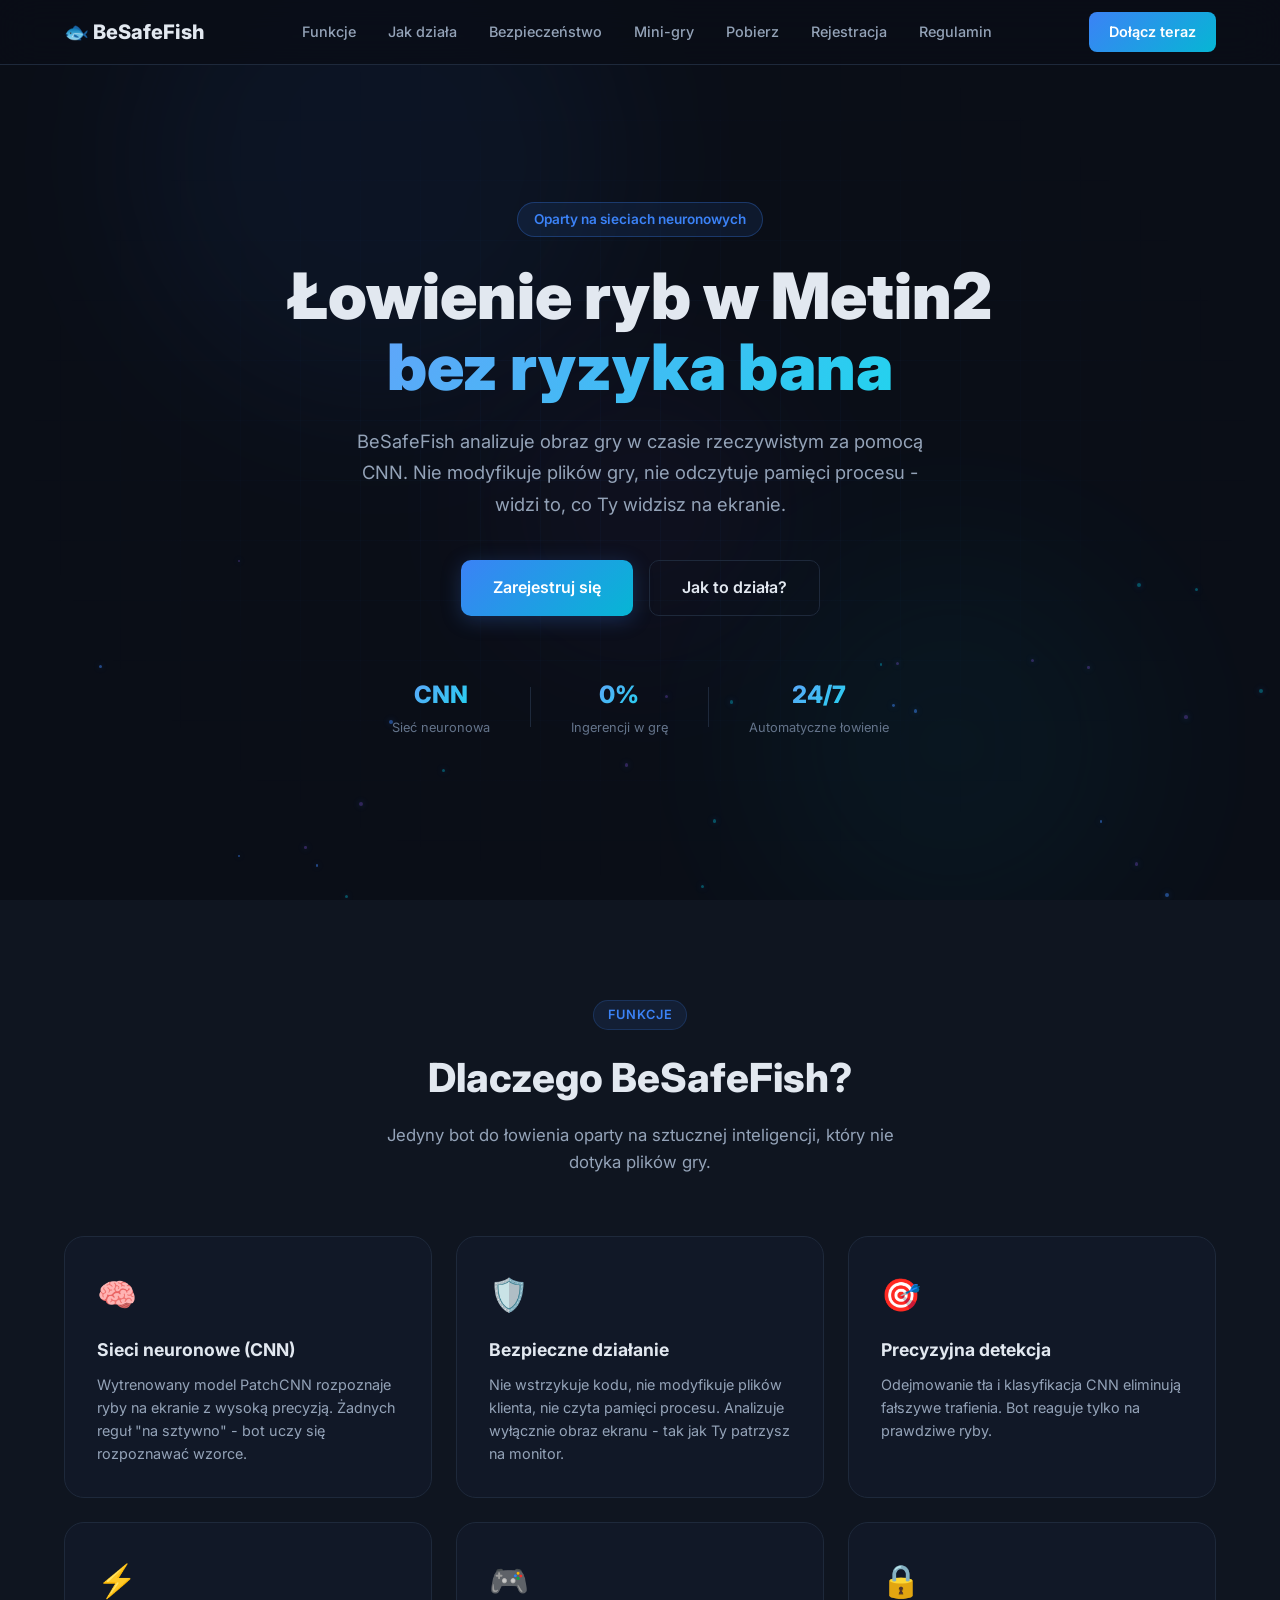
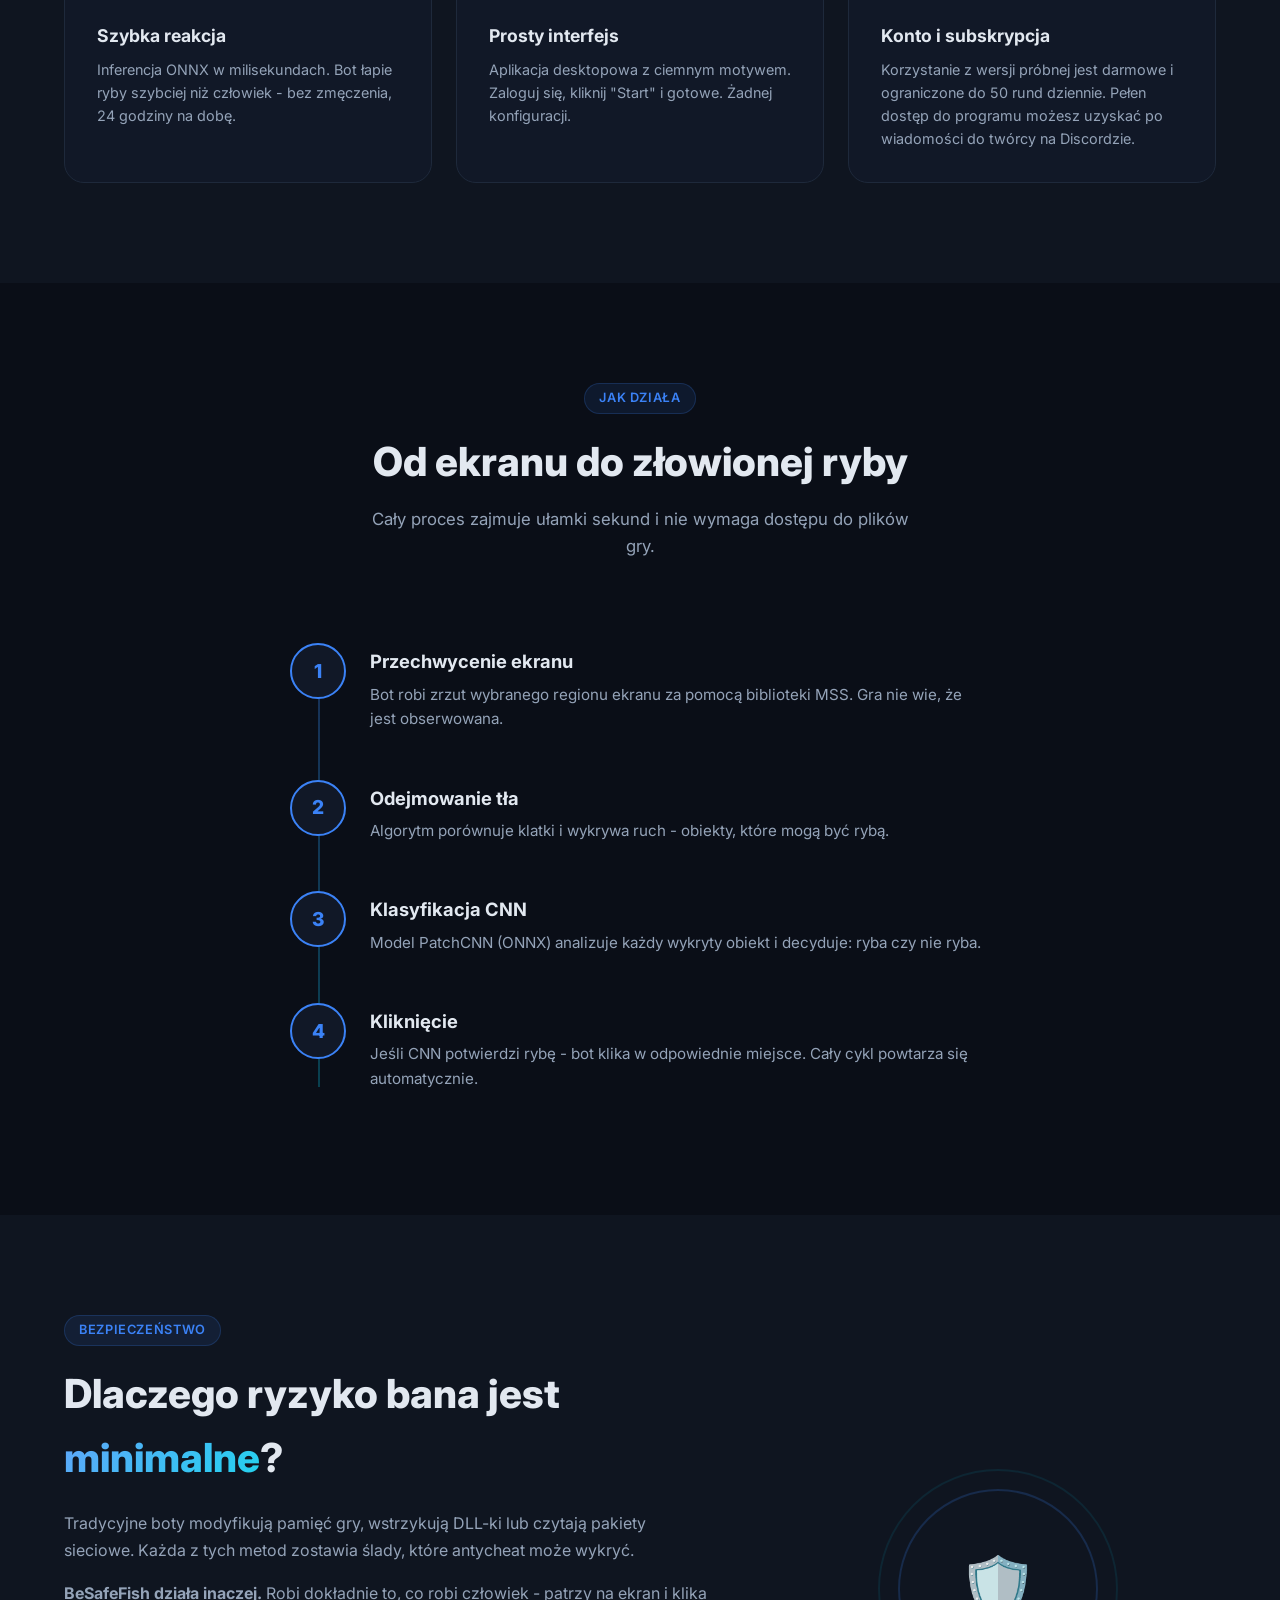
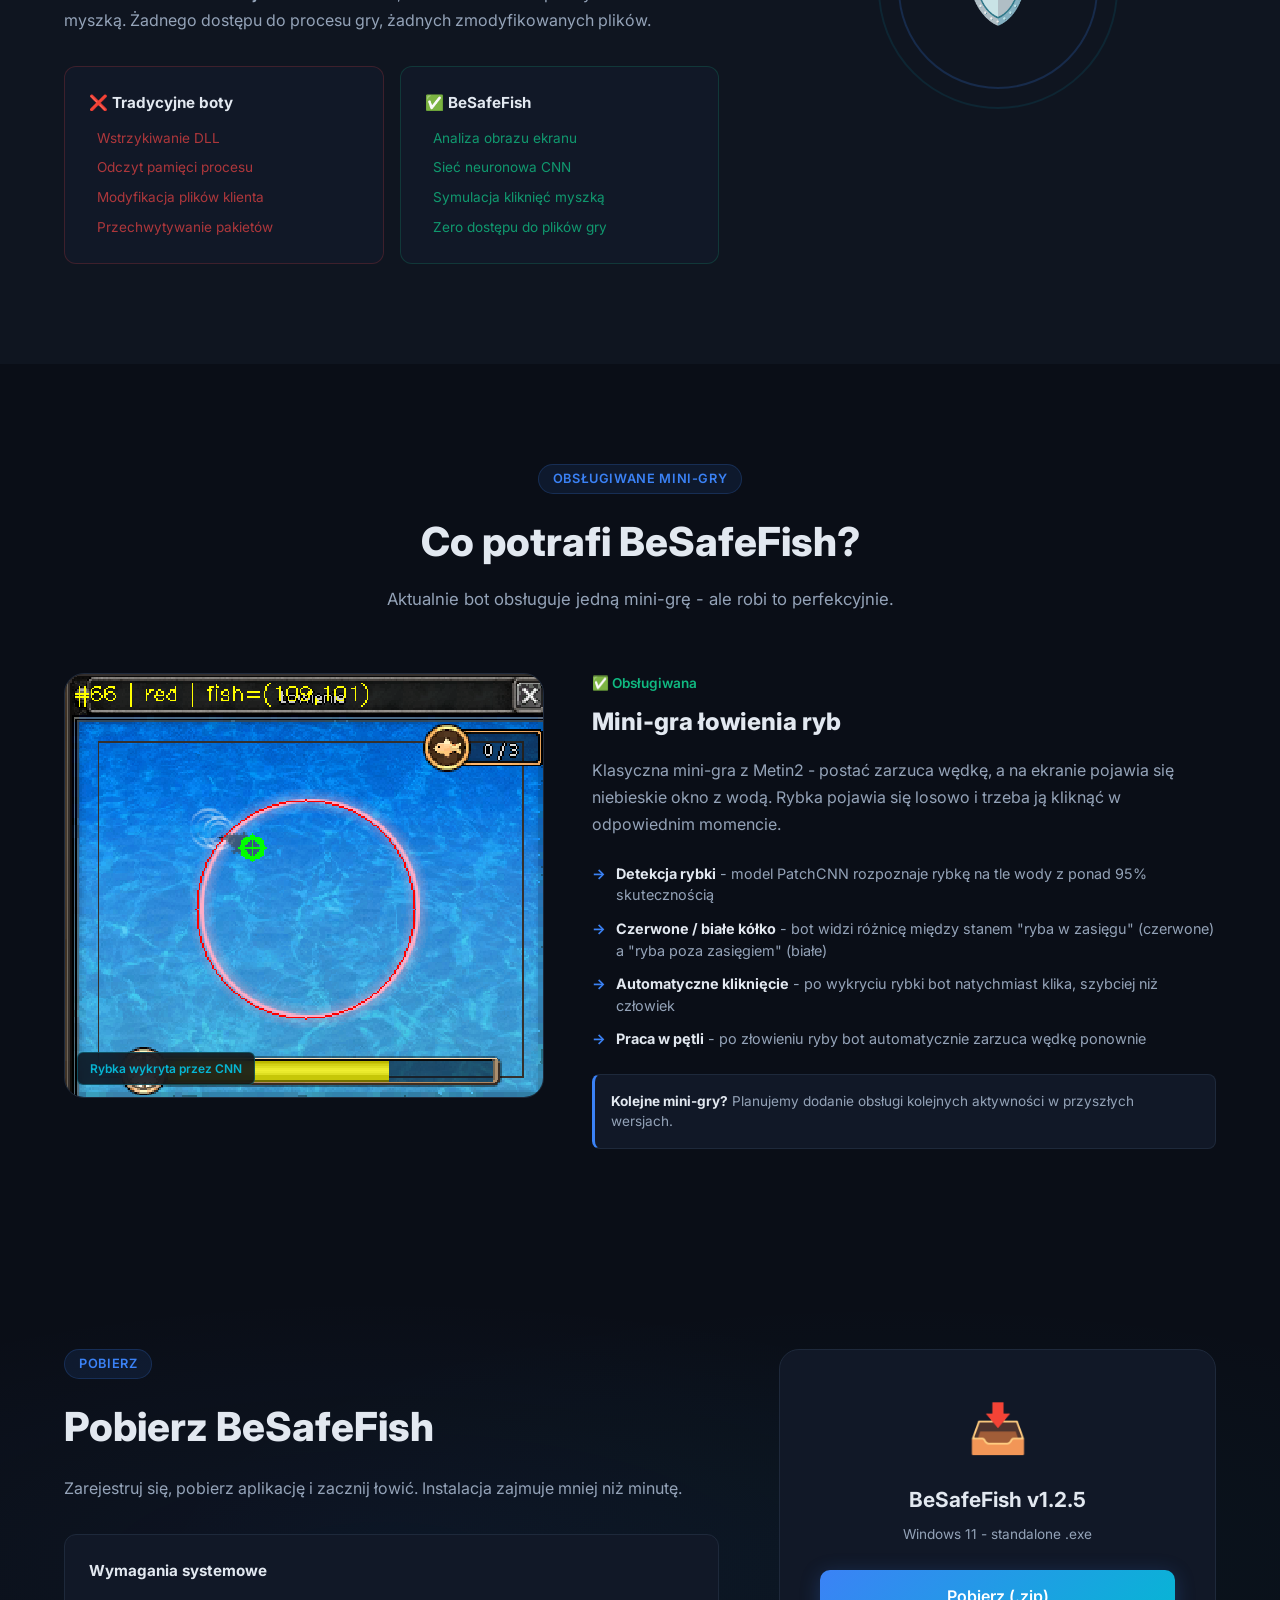
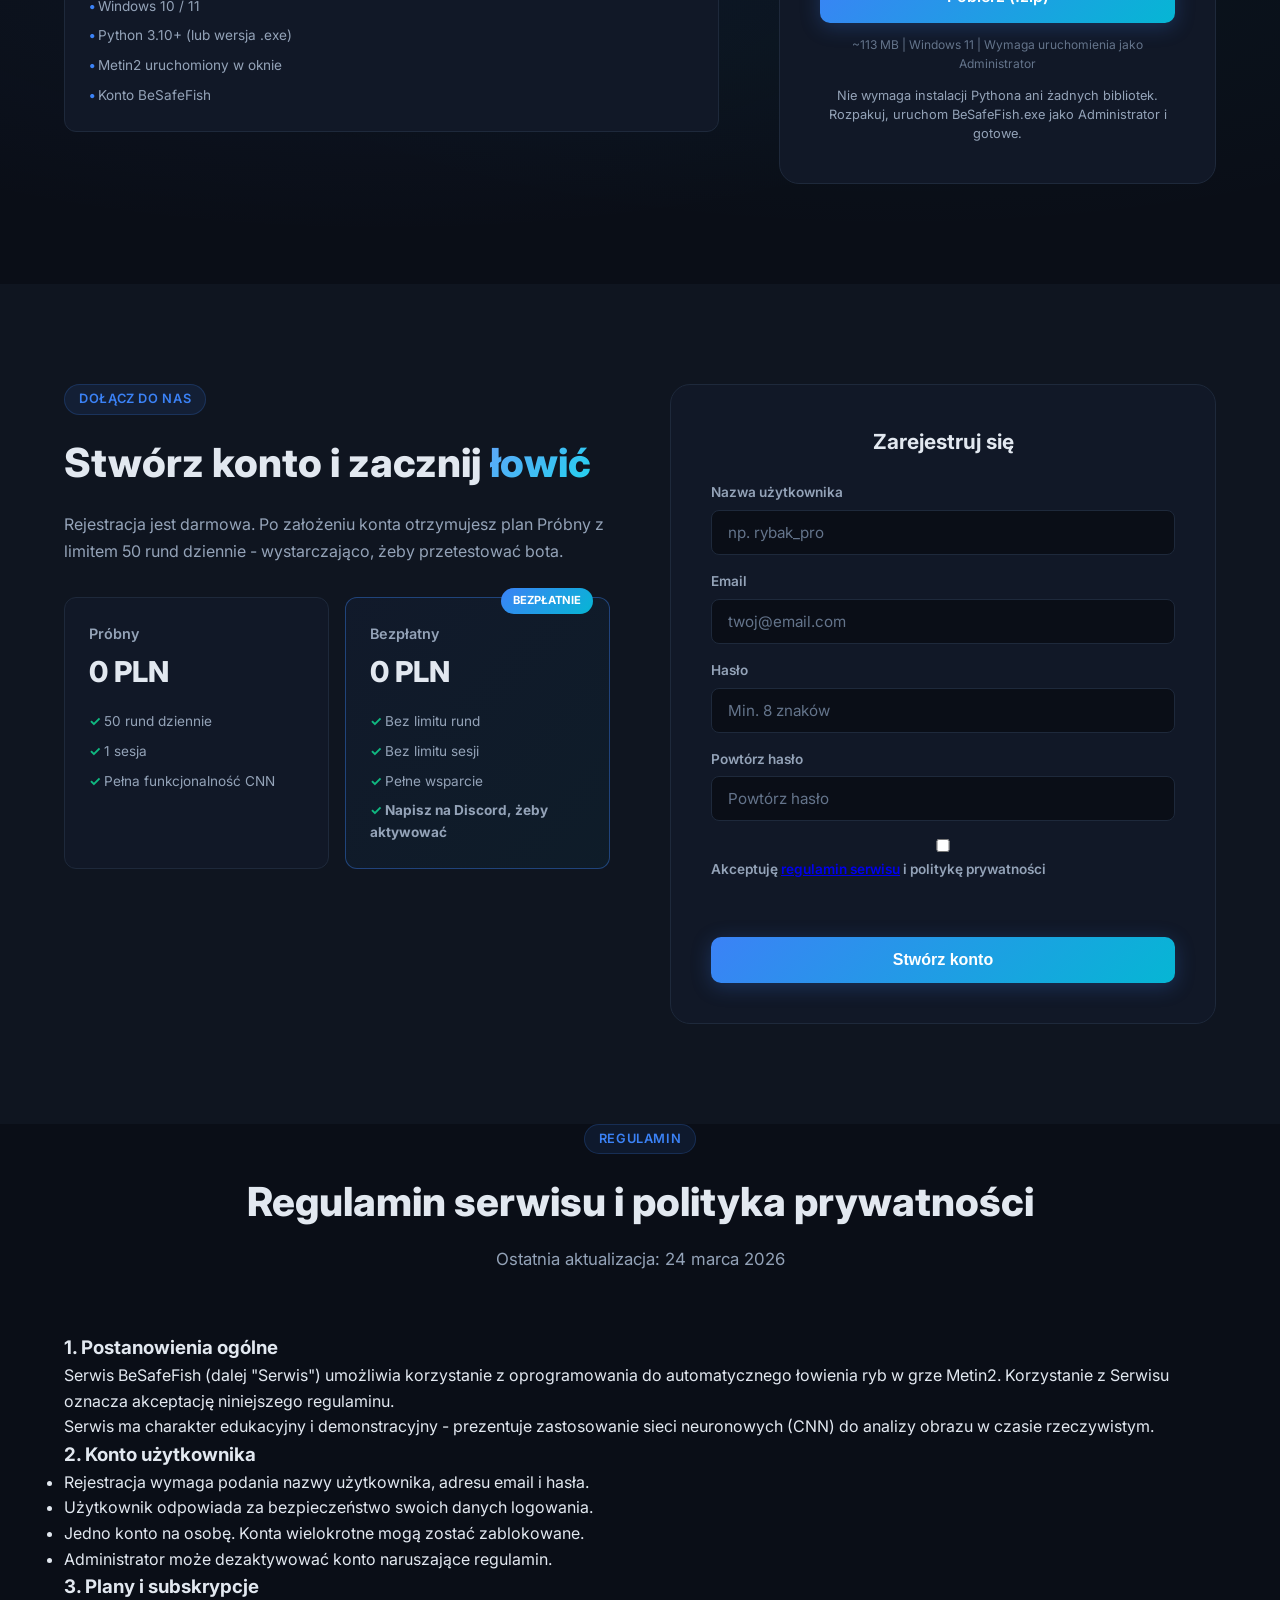
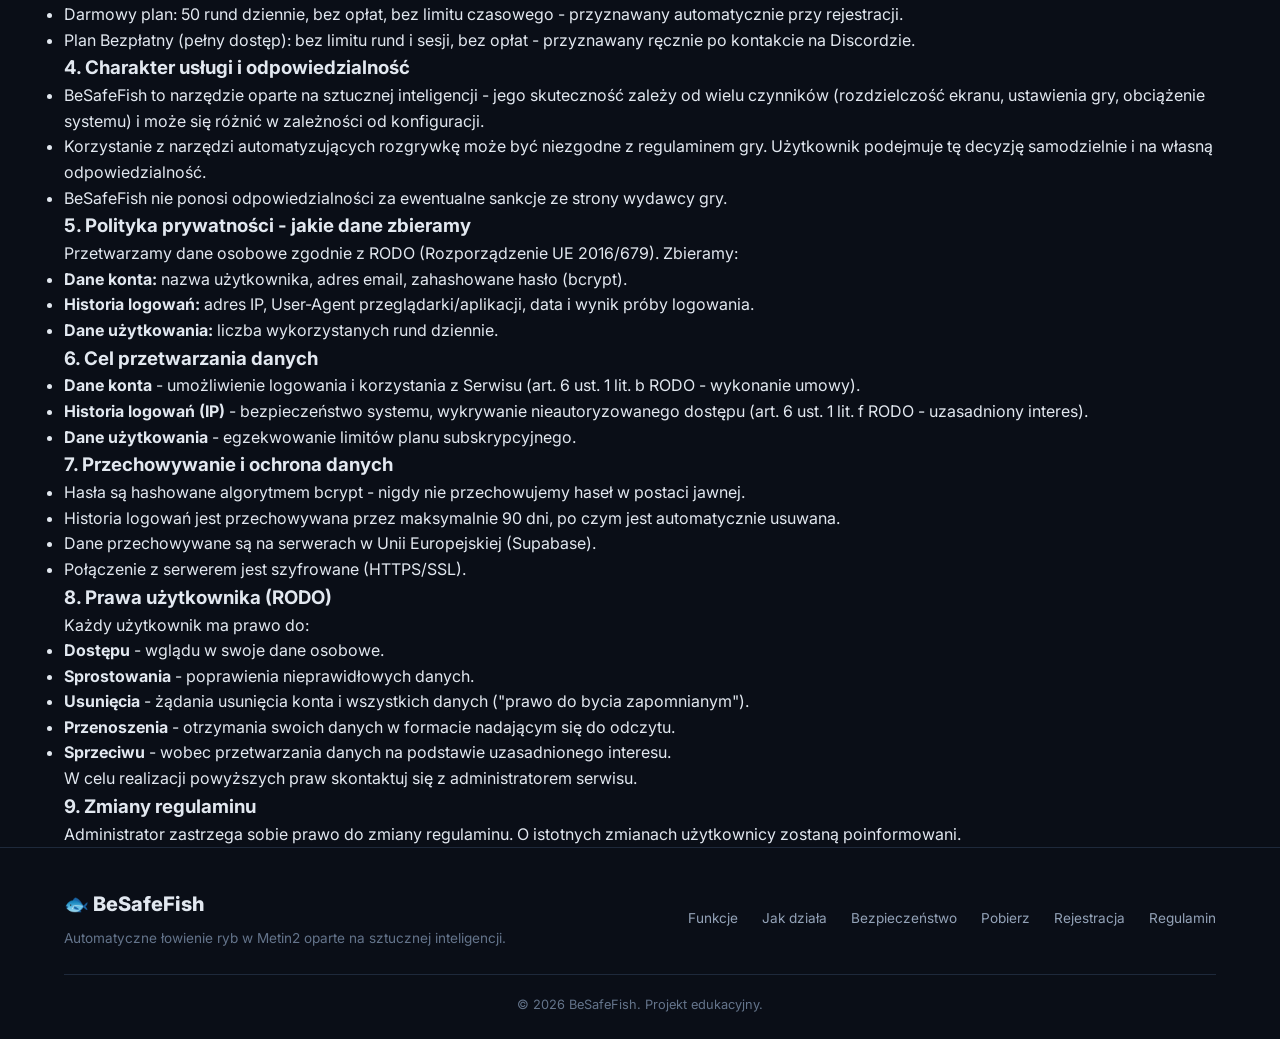
<file: versions/post_cnn/website/index.html>
<!DOCTYPE html>
<html lang="pl">
<head>
    <meta charset="UTF-8">
    <meta name="viewport" content="width=device-width, initial-scale=1.0">
    <title>BeSafeFish - Automatyczne łowienie Metin2</title>
    <link rel="stylesheet" href="style.css">
    <link rel="preconnect" href="https://fonts.googleapis.com">
    <link href="https://fonts.googleapis.com/css2?family=Inter:wght@400;500;600;700;800;900&display=swap" rel="stylesheet">
</head>
<body>

<!-- NAV -->
<nav class="navbar">
    <div class="nav-container">
        <a href="#" class="nav-logo">&#x1F41F; BeSafeFish</a>
        <ul class="nav-links">
            <li><a href="#features">Funkcje</a></li>
            <li><a href="#how-it-works">Jak działa</a></li>
            <li><a href="#safety">Bezpieczeństwo</a></li>
            <li><a href="#minigames">Mini-gry</a></li>
            <li><a href="#download">Pobierz</a></li>
            <li><a href="#register">Rejestracja</a></li>
            <li><a href="#terms">Regulamin</a></li>
        </ul>
        <a href="#register" class="nav-cta">Dołącz teraz</a>
    </div>
</nav>

<!-- HERO -->
<section class="hero">
    <div class="hero-bg">
        <div class="hero-particles" id="particles"></div>
        <div class="hero-glow hero-glow-1"></div>
        <div class="hero-glow hero-glow-2"></div>
        <div class="hero-glow hero-glow-3"></div>
        <div class="hero-grid-lines"></div>
    </div>
    <div class="hero-content">
        <div class="hero-badge">Oparty na sieciach neuronowych</div>
        <h1>Łowienie ryb w Metin2<br><span class="gradient-text">bez ryzyka bana</span></h1>
        <p class="hero-subtitle">
            BeSafeFish analizuje obraz gry w czasie rzeczywistym za pomocą CNN.
            Nie modyfikuje plików gry, nie odczytuje pamięci procesu - widzi to, co Ty widzisz na ekranie.
        </p>
        <div class="hero-buttons">
            <a href="#register" class="btn btn-primary">Zarejestruj się</a>
            <a href="#how-it-works" class="btn btn-outline">Jak to działa?</a>
        </div>
        <div class="hero-stats">
            <div class="stat">
                <span class="stat-value">CNN</span>
                <span class="stat-label">Sieć neuronowa</span>
            </div>
            <div class="stat-divider"></div>
            <div class="stat">
                <span class="stat-value">0%</span>
                <span class="stat-label">Ingerencji w grę</span>
            </div>
            <div class="stat-divider"></div>
            <div class="stat">
                <span class="stat-value">24/7</span>
                <span class="stat-label">Automatyczne łowienie</span>
            </div>
        </div>
    </div>
</section>

<!-- FEATURES -->
<section id="features" class="features">
    <div class="container">
        <div class="section-header">
            <span class="section-tag">Funkcje</span>
            <h2>Dlaczego BeSafeFish?</h2>
            <p>Jedyny bot do łowienia oparty na sztucznej inteligencji, który nie dotyka plików gry.</p>
        </div>
        <div class="features-grid">
            <div class="feature-card">
                <div class="feature-icon">&#x1F9E0;</div>
                <h3>Sieci neuronowe (CNN)</h3>
                <p>Wytrenowany model PatchCNN rozpoznaje ryby na ekranie z wysoką precyzją. Żadnych reguł &quot;na sztywno&quot; - bot uczy się rozpoznawać wzorce.</p>
            </div>
            <div class="feature-card">
                <div class="feature-icon">&#x1F6E1;&#xFE0F;</div>
                <h3>Bezpieczne działanie</h3>
                <p>Nie wstrzykuje kodu, nie modyfikuje plików klienta, nie czyta pamięci procesu. Analizuje wyłącznie obraz ekranu - tak jak Ty patrzysz na monitor.</p>
            </div>
            <div class="feature-card">
                <div class="feature-icon">&#x1F3AF;</div>
                <h3>Precyzyjna detekcja</h3>
                <p>Odejmowanie tła i klasyfikacja CNN eliminują fałszywe trafienia. Bot reaguje tylko na prawdziwe ryby.</p>
            </div>
            <div class="feature-card">
                <div class="feature-icon">&#x26A1;</div>
                <h3>Szybka reakcja</h3>
                <p>Inferencja ONNX w milisekundach. Bot łapie ryby szybciej niż człowiek - bez zmęczenia, 24 godziny na dobę.</p>
            </div>
            <div class="feature-card">
                <div class="feature-icon">&#x1F3AE;</div>
                <h3>Prosty interfejs</h3>
                <p>Aplikacja desktopowa z ciemnym motywem. Zaloguj się, kliknij &quot;Start&quot; i gotowe. Żadnej konfiguracji.</p>
            </div>
            <div class="feature-card">
                <div class="feature-icon">&#x1F512;</div>
                <h3>Konto i subskrypcja</h3>
                <p>Korzystanie z wersji próbnej jest darmowe i ograniczone do 50 rund dziennie. Pełen dostęp do programu możesz uzyskać po wiadomości do twórcy na Discordzie.</p>
            </div>
        </div>
    </div>
</section>

<!-- HOW IT WORKS -->
<section id="how-it-works" class="how-it-works">
    <div class="container">
        <div class="section-header">
            <span class="section-tag">Jak działa</span>
            <h2>Od ekranu do złowionej ryby</h2>
            <p>Cały proces zajmuje ułamki sekund i nie wymaga dostępu do plików gry.</p>
        </div>
        <div class="steps">
            <div class="step">
                <div class="step-number">1</div>
                <div class="step-content">
                    <h3>Przechwycenie ekranu</h3>
                    <p>Bot robi zrzut wybranego regionu ekranu za pomocą biblioteki MSS. Gra nie wie, że jest obserwowana.</p>
                </div>
            </div>
            <div class="step">
                <div class="step-number">2</div>
                <div class="step-content">
                    <h3>Odejmowanie tła</h3>
                    <p>Algorytm porównuje klatki i wykrywa ruch - obiekty, które mogą być rybą.</p>
                </div>
            </div>
            <div class="step">
                <div class="step-number">3</div>
                <div class="step-content">
                    <h3>Klasyfikacja CNN</h3>
                    <p>Model PatchCNN (ONNX) analizuje każdy wykryty obiekt i decyduje: ryba czy nie ryba.</p>
                </div>
            </div>
            <div class="step">
                <div class="step-number">4</div>
                <div class="step-content">
                    <h3>Kliknięcie</h3>
                    <p>Jeśli CNN potwierdzi rybę - bot klika w odpowiednie miejsce. Cały cykl powtarza się automatycznie.</p>
                </div>
            </div>
        </div>
    </div>
</section>

<!-- SAFETY -->
<section id="safety" class="safety">
    <div class="container">
        <div class="safety-grid">
            <div class="safety-content">
                <span class="section-tag">Bezpieczeństwo</span>
                <h2>Dlaczego ryzyko bana jest <span class="gradient-text">minimalne</span>?</h2>
                <p>Tradycyjne boty modyfikują pamięć gry, wstrzykują DLL-ki lub czytają pakiety sieciowe. Każda z tych metod zostawia ślady, które antycheat może wykryć.</p>
                <p><strong>BeSafeFish działa inaczej.</strong> Robi dokładnie to, co robi człowiek - patrzy na ekran i klika myszką. Żadnego dostępu do procesu gry, żadnych zmodyfikowanych plików.</p>
                <div class="safety-comparison">
                    <div class="comparison-col comparison-bad">
                        <h4>&#x274C; Tradycyjne boty</h4>
                        <ul>
                            <li>Wstrzykiwanie DLL</li>
                            <li>Odczyt pamięci procesu</li>
                            <li>Modyfikacja plików klienta</li>
                            <li>Przechwytywanie pakietów</li>
                        </ul>
                    </div>
                    <div class="comparison-col comparison-good">
                        <h4>&#x2705; BeSafeFish</h4>
                        <ul>
                            <li>Analiza obrazu ekranu</li>
                            <li>Sieć neuronowa CNN</li>
                            <li>Symulacja kliknięć myszką</li>
                            <li>Zero dostępu do plików gry</li>
                        </ul>
                    </div>
                </div>
            </div>
            <div class="safety-visual">
                <div class="shield-graphic">
                    <div class="shield-icon">&#x1F6E1;&#xFE0F;</div>
                    <div class="shield-ring"></div>
                    <div class="shield-ring shield-ring-2"></div>
                </div>
            </div>
        </div>
    </div>
</section>

<!-- MINI-GRY -->
<section id="minigames" class="minigames">
    <div class="container">
        <div class="section-header">
            <span class="section-tag">Obsługiwane mini-gry</span>
            <h2>Co potrafi BeSafeFish?</h2>
            <p>Aktualnie bot obsługuje jedną mini-grę - ale robi to perfekcyjnie.</p>
        </div>
        <div class="minigame-showcase">
            <div class="minigame-image">
                <img src="img/minigame_fish_detected.png" alt="Mini-gra łowienia - rybka wykryta przez CNN">
                <div class="minigame-image-badge">Rybka wykryta przez CNN</div>
            </div>
            <div class="minigame-details">
                <div class="minigame-status">&#x2705; Obsługiwana</div>
                <h3>Mini-gra łowienia ryb</h3>
                <p>Klasyczna mini-gra z Metin2 - postać zarzuca wędkę, a na ekranie pojawia się niebieskie okno z wodą. Rybka pojawia się losowo i trzeba ją kliknąć w odpowiednim momencie.</p>
                <ul class="minigame-features">
                    <li><strong>Detekcja rybki</strong> - model PatchCNN rozpoznaje rybkę na tle wody z ponad 95% skutecznością</li>
                    <li><strong>Czerwone / białe kółko</strong> - bot widzi różnicę między stanem "ryba w zasięgu" (czerwone) a "ryba poza zasięgiem" (białe)</li>
                    <li><strong>Automatyczne kliknięcie</strong> - po wykryciu rybki bot natychmiast klika, szybciej niż człowiek</li>
                    <li><strong>Praca w pętli</strong> - po złowieniu ryby bot automatycznie zarzuca wędkę ponownie</li>
                </ul>
                <div class="minigame-note">
                    <strong>Kolejne mini-gry?</strong> Planujemy dodanie obsługi kolejnych aktywności w przyszłych wersjach.
                </div>
            </div>
        </div>
    </div>
</section>

<!-- DOWNLOAD -->
<section id="download" class="download">
    <div class="container">
        <div class="download-box">
            <div class="download-info">
                <span class="section-tag">Pobierz</span>
                <h2>Pobierz BeSafeFish</h2>
                <p>Zarejestruj się, pobierz aplikację i zacznij łowić. Instalacja zajmuje mniej niż minutę.</p>
                <div class="download-requirements">
                    <h4>Wymagania systemowe</h4>
                    <ul>
                        <li>Windows 10 / 11</li>
                        <li>Python 3.10+ (lub wersja .exe)</li>
                        <li>Metin2 uruchomiony w oknie</li>
                        <li>Konto BeSafeFish</li>
                    </ul>
                </div>
            </div>
            <div class="download-action">
                <div class="download-card">
                    <div class="download-icon">&#x1F4E5;</div>
                    <h3>BeSafeFish v1.2.5</h3>
                    <p class="download-version">Windows 11 - standalone .exe</p>
                    <a href="https://github.com/kamilkacperczyk/Kosa/releases/latest/download/BeSafeFish.zip" class="btn btn-primary btn-full">Pobierz (.zip)</a>
                    <p class="download-size">~113 MB | Windows 11 | Wymaga uruchomienia jako Administrator</p>
                    <p class="download-note">Nie wymaga instalacji Pythona ani żadnych bibliotek.<br>Rozpakuj, uruchom BeSafeFish.exe jako Administrator i gotowe.</p>
                </div>
            </div>
        </div>
    </div>
</section>

<!-- REGISTER -->
<section id="register" class="register">
    <div class="container">
        <div class="register-grid">
            <div class="register-info">
                <span class="section-tag">Dołącz do nas</span>
                <h2>Stwórz konto i zacznij <span class="gradient-text">łowić</span></h2>
                <p>Rejestracja jest darmowa. Po założeniu konta otrzymujesz plan Próbny z limitem 50 rund dziennie - wystarczająco, żeby przetestować bota.</p>
                <div class="plan-cards">
                    <div class="plan-card">
                        <div class="plan-name">Próbny</div>
                        <div class="plan-price">0 PLN</div>
                        <ul>
                            <li>50 rund dziennie</li>
                            <li>1 sesja</li>
                            <li>Pełna funkcjonalność CNN</li>
                        </ul>
                    </div>
                    <div class="plan-card plan-premium">
                        <div class="plan-badge">Bezpłatnie</div>
                        <div class="plan-name">Bezpłatny</div>
                        <div class="plan-price">0 PLN</div>
                        <ul>
                            <li>Bez limitu rund</li>
                            <li>Bez limitu sesji</li>
                            <li>Pełne wsparcie</li>
                            <li><strong>Napisz na Discord, żeby aktywować</strong></li>
                        </ul>
                    </div>
                </div>
            </div>
            <div class="register-form-wrapper">
                <form class="register-form" id="registerForm">
                    <h3>Zarejestruj się</h3>
                    <div class="form-group">
                        <label for="reg-username">Nazwa użytkownika</label>
                        <input type="text" id="reg-username" placeholder="np. rybak_pro" required minlength="3">
                    </div>
                    <div class="form-group">
                        <label for="reg-email">Email</label>
                        <input type="email" id="reg-email" placeholder="twoj@email.com" required>
                    </div>
                    <div class="form-group">
                        <label for="reg-password">Hasło</label>
                        <input type="password" id="reg-password" placeholder="Min. 8 znaków" required minlength="8" maxlength="64">
                    </div>
                    <div class="form-group">
                        <label for="reg-confirm">Powtórz hasło</label>
                        <input type="password" id="reg-confirm" placeholder="Powtórz hasło" required>
                    </div>
                    <div class="form-group form-group-checkbox">
                        <label class="checkbox-label">
                            <input type="checkbox" id="reg-terms">
                            <span>Akceptuję <a href="#terms">regulamin serwisu</a> i politykę prywatności</span>
                        </label>
                    </div>
                    <div class="form-message" id="formMessage"></div>
                    <button type="submit" class="btn btn-primary btn-full">Stwórz konto</button>
                </form>
            </div>
        </div>
    </div>
</section>

<!-- REGULAMIN -->
<section id="terms" class="terms">
    <div class="container">
        <div class="section-header">
            <span class="section-tag">Regulamin</span>
            <h2>Regulamin serwisu i polityka prywatności</h2>
            <p>Ostatnia aktualizacja: 24 marca 2026</p>
        </div>
        <div class="terms-content">
            <div class="terms-block">
                <h3>1. Postanowienia ogólne</h3>
                <p>Serwis BeSafeFish (dalej "Serwis") umożliwia korzystanie z oprogramowania do automatycznego łowienia ryb w grze Metin2. Korzystanie z Serwisu oznacza akceptację niniejszego regulaminu.</p>
                <p>Serwis ma charakter edukacyjny i demonstracyjny - prezentuje zastosowanie sieci neuronowych (CNN) do analizy obrazu w czasie rzeczywistym.</p>
            </div>

            <div class="terms-block">
                <h3>2. Konto użytkownika</h3>
                <ul>
                    <li>Rejestracja wymaga podania nazwy użytkownika, adresu email i hasła.</li>
                    <li>Użytkownik odpowiada za bezpieczeństwo swoich danych logowania.</li>
                    <li>Jedno konto na osobę. Konta wielokrotne mogą zostać zablokowane.</li>
                    <li>Administrator może dezaktywować konto naruszające regulamin.</li>
                </ul>
            </div>

            <div class="terms-block">
                <h3>3. Plany i subskrypcje</h3>
                <ul>
                    <li>Darmowy plan: 50 rund dziennie, bez opłat, bez limitu czasowego - przyznawany automatycznie przy rejestracji.</li>
                    <li>Plan Bezpłatny (pełny dostęp): bez limitu rund i sesji, bez opłat - przyznawany ręcznie po kontakcie na Discordzie.</li>
                </ul>
            </div>

            <div class="terms-block">
                <h3>4. Charakter usługi i odpowiedzialność</h3>
                <ul>
                    <li>BeSafeFish to narzędzie oparte na sztucznej inteligencji - jego skuteczność zależy od wielu czynników (rozdzielczość ekranu, ustawienia gry, obciążenie systemu) i może się różnić w zależności od konfiguracji.</li>
                    <li>Korzystanie z narzędzi automatyzujących rozgrywkę może być niezgodne z regulaminem gry. Użytkownik podejmuje tę decyzję samodzielnie i na własną odpowiedzialność.</li>
                    <li>BeSafeFish nie ponosi odpowiedzialności za ewentualne sankcje ze strony wydawcy gry.</li>
                </ul>
            </div>

            <div class="terms-block">
                <h3>5. Polityka prywatności - jakie dane zbieramy</h3>
                <p>Przetwarzamy dane osobowe zgodnie z RODO (Rozporządzenie UE 2016/679). Zbieramy:</p>
                <ul>
                    <li><strong>Dane konta:</strong> nazwa użytkownika, adres email, zahashowane hasło (bcrypt).</li>
                    <li><strong>Historia logowań:</strong> adres IP, User-Agent przeglądarki/aplikacji, data i wynik próby logowania.</li>
                    <li><strong>Dane użytkowania:</strong> liczba wykorzystanych rund dziennie.</li>
                </ul>
            </div>

            <div class="terms-block">
                <h3>6. Cel przetwarzania danych</h3>
                <ul>
                    <li><strong>Dane konta</strong> - umożliwienie logowania i korzystania z Serwisu (art. 6 ust. 1 lit. b RODO - wykonanie umowy).</li>
                    <li><strong>Historia logowań (IP)</strong> - bezpieczeństwo systemu, wykrywanie nieautoryzowanego dostępu (art. 6 ust. 1 lit. f RODO - uzasadniony interes).</li>
                    <li><strong>Dane użytkowania</strong> - egzekwowanie limitów planu subskrypcyjnego.</li>
                </ul>
            </div>

            <div class="terms-block">
                <h3>7. Przechowywanie i ochrona danych</h3>
                <ul>
                    <li>Hasła są hashowane algorytmem bcrypt - nigdy nie przechowujemy haseł w postaci jawnej.</li>
                    <li>Historia logowań jest przechowywana przez maksymalnie 90 dni, po czym jest automatycznie usuwana.</li>
                    <li>Dane przechowywane są na serwerach w Unii Europejskiej (Supabase).</li>
                    <li>Połączenie z serwerem jest szyfrowane (HTTPS/SSL).</li>
                </ul>
            </div>

            <div class="terms-block">
                <h3>8. Prawa użytkownika (RODO)</h3>
                <p>Każdy użytkownik ma prawo do:</p>
                <ul>
                    <li><strong>Dostępu</strong> - wglądu w swoje dane osobowe.</li>
                    <li><strong>Sprostowania</strong> - poprawienia nieprawidłowych danych.</li>
                    <li><strong>Usunięcia</strong> - żądania usunięcia konta i wszystkich danych ("prawo do bycia zapomnianym").</li>
                    <li><strong>Przenoszenia</strong> - otrzymania swoich danych w formacie nadającym się do odczytu.</li>
                    <li><strong>Sprzeciwu</strong> - wobec przetwarzania danych na podstawie uzasadnionego interesu.</li>
                </ul>
                <p>W celu realizacji powyższych praw skontaktuj się z administratorem serwisu.</p>
            </div>

            <div class="terms-block">
                <h3>9. Zmiany regulaminu</h3>
                <p>Administrator zastrzega sobie prawo do zmiany regulaminu. O istotnych zmianach użytkownicy zostaną poinformowani.</p>
            </div>
        </div>
    </div>
</section>

<!-- FOOTER -->
<footer class="footer">
    <div class="container">
        <div class="footer-content">
            <div class="footer-brand">
                <span class="nav-logo">&#x1F41F; BeSafeFish</span>
                <p>Automatyczne łowienie ryb w Metin2 oparte na sztucznej inteligencji.</p>
            </div>
            <div class="footer-links">
                <a href="#features">Funkcje</a>
                <a href="#how-it-works">Jak działa</a>
                <a href="#safety">Bezpieczeństwo</a>
                <a href="#download">Pobierz</a>
                <a href="#register">Rejestracja</a>
                <a href="#terms">Regulamin</a>
            </div>
        </div>
        <div class="footer-bottom">
            <p>&copy; 2026 BeSafeFish. Projekt edukacyjny.</p>
        </div>
    </div>
</footer>

<script src="script.js"></script>
</body>
</html>
</file>
<file: versions/post_cnn/website/style.css>
/* ===== RESET & BASE ===== */
*, *::before, *::after {
    margin: 0;
    padding: 0;
    box-sizing: border-box;
}

:root {
    --bg-dark: #0a0e17;
    --bg-card: #111827;
    --bg-card-hover: #1a2332;
    --bg-surface: #0f1520;
    --border: #1e293b;
    --text: #e2e8f0;
    --text-muted: #94a3b8;
    --text-dim: #64748b;
    --primary: #3b82f6;
    --primary-hover: #2563eb;
    --primary-glow: rgba(59, 130, 246, 0.25);
    --accent: #06b6d4;
    --gradient: linear-gradient(135deg, #3b82f6, #06b6d4);
    --gradient-text: linear-gradient(135deg, #60a5fa, #22d3ee);
    --success: #10b981;
    --danger: #ef4444;
    --radius: 12px;
    --radius-lg: 20px;
}

html {
    scroll-behavior: smooth;
}

body {
    font-family: 'Inter', -apple-system, BlinkMacSystemFont, sans-serif;
    background: var(--bg-dark);
    color: var(--text);
    line-height: 1.6;
    overflow-x: hidden;
}

.container {
    max-width: 1200px;
    margin: 0 auto;
    padding: 0 24px;
}

/* ===== NAVBAR ===== */
.navbar {
    position: fixed;
    top: 0;
    left: 0;
    right: 0;
    z-index: 100;
    background: rgba(10, 14, 23, 0.85);
    backdrop-filter: blur(20px);
    border-bottom: 1px solid var(--border);
}

.nav-container {
    max-width: 1200px;
    margin: 0 auto;
    padding: 0 24px;
    display: flex;
    align-items: center;
    justify-content: space-between;
    height: 64px;
}

.nav-logo {
    font-size: 1.25rem;
    font-weight: 800;
    color: var(--text);
    text-decoration: none;
}

.nav-links {
    display: flex;
    list-style: none;
    gap: 32px;
}

.nav-links a {
    color: var(--text-muted);
    text-decoration: none;
    font-size: 0.9rem;
    font-weight: 500;
    transition: color 0.2s;
}

.nav-links a:hover {
    color: var(--text);
}

.nav-cta {
    background: var(--gradient);
    color: #fff;
    padding: 8px 20px;
    border-radius: 8px;
    font-size: 0.9rem;
    font-weight: 600;
    text-decoration: none;
    transition: opacity 0.2s;
}

.nav-cta:hover {
    opacity: 0.9;
}

/* ===== HERO ===== */
.hero {
    position: relative;
    min-height: 100vh;
    display: flex;
    align-items: center;
    justify-content: center;
    text-align: center;
    padding: 120px 24px 80px;
    overflow: hidden;
    background: var(--bg-dark);
}

.hero-bg {
    position: absolute;
    inset: 0;
    overflow: hidden;
}

/* Animowane swiecace plamy */
.hero-glow {
    position: absolute;
    border-radius: 50%;
    filter: blur(80px);
    opacity: 0.4;
    animation: float 8s ease-in-out infinite;
}

.hero-glow-1 {
    width: 500px;
    height: 500px;
    background: rgba(59, 130, 246, 0.15);
    top: -10%;
    left: 10%;
    animation-duration: 8s;
}

.hero-glow-2 {
    width: 400px;
    height: 400px;
    background: rgba(6, 182, 212, 0.12);
    bottom: -5%;
    right: 10%;
    animation-duration: 10s;
    animation-delay: -3s;
}

.hero-glow-3 {
    width: 300px;
    height: 300px;
    background: rgba(139, 92, 246, 0.1);
    top: 40%;
    left: 50%;
    transform: translateX(-50%);
    animation-duration: 12s;
    animation-delay: -5s;
}

@keyframes float {
    0%, 100% { transform: translate(0, 0); }
    25% { transform: translate(30px, -20px); }
    50% { transform: translate(-20px, 30px); }
    75% { transform: translate(20px, 20px); }
}

/* Siatka perspektywiczna */
.hero-grid-lines {
    position: absolute;
    inset: 0;
    background-image:
        linear-gradient(rgba(59, 130, 246, 0.03) 1px, transparent 1px),
        linear-gradient(90deg, rgba(59, 130, 246, 0.03) 1px, transparent 1px);
    background-size: 60px 60px;
    mask-image: radial-gradient(ellipse at center, black 20%, transparent 70%);
    -webkit-mask-image: radial-gradient(ellipse at center, black 20%, transparent 70%);
}

/* Czasteczki (JS) */
.hero-particles {
    position: absolute;
    inset: 0;
}

.particle {
    position: absolute;
    width: 3px;
    height: 3px;
    background: rgba(59, 130, 246, 0.5);
    border-radius: 50%;
    animation: drift linear infinite;
    box-shadow: 0 0 6px rgba(59, 130, 246, 0.3);
}

@keyframes drift {
    0% {
        transform: translateY(0) translateX(0);
        opacity: 0;
    }
    10% {
        opacity: 1;
    }
    90% {
        opacity: 1;
    }
    100% {
        transform: translateY(-100vh) translateX(40px);
        opacity: 0;
    }
}

.hero-content {
    position: relative;
    max-width: 800px;
    z-index: 2;
}

.hero-badge {
    display: inline-block;
    background: rgba(59, 130, 246, 0.1);
    border: 1px solid rgba(59, 130, 246, 0.3);
    color: var(--primary);
    padding: 6px 16px;
    border-radius: 100px;
    font-size: 0.85rem;
    font-weight: 600;
    margin-bottom: 24px;
    animation: badge-glow 3s ease-in-out infinite;
}

@keyframes badge-glow {
    0%, 100% { box-shadow: 0 0 10px rgba(59, 130, 246, 0.1); }
    50% { box-shadow: 0 0 25px rgba(59, 130, 246, 0.2); }
}

.hero h1 {
    font-size: clamp(2.5rem, 6vw, 4rem);
    font-weight: 900;
    line-height: 1.1;
    margin-bottom: 24px;
}

.gradient-text {
    background: var(--gradient-text);
    -webkit-background-clip: text;
    -webkit-text-fill-color: transparent;
    background-clip: text;
}

.hero-subtitle {
    font-size: 1.15rem;
    color: var(--text-muted);
    max-width: 600px;
    margin: 0 auto 40px;
    line-height: 1.7;
}

.hero-buttons {
    display: flex;
    gap: 16px;
    justify-content: center;
    flex-wrap: wrap;
    margin-bottom: 60px;
}

.btn {
    display: inline-flex;
    align-items: center;
    padding: 14px 32px;
    border-radius: 10px;
    font-size: 1rem;
    font-weight: 600;
    text-decoration: none;
    transition: all 0.2s;
    cursor: pointer;
    border: none;
}

.btn-primary {
    background: var(--gradient);
    color: #fff;
    box-shadow: 0 4px 20px var(--primary-glow);
}

.btn-primary:hover {
    transform: translateY(-2px);
    box-shadow: 0 8px 30px var(--primary-glow);
}

.btn-outline {
    background: transparent;
    color: var(--text);
    border: 1px solid var(--border);
}

.btn-outline:hover {
    background: var(--bg-card);
    border-color: var(--text-dim);
}

.btn-full {
    width: 100%;
    justify-content: center;
}

.hero-stats {
    display: flex;
    align-items: center;
    justify-content: center;
    gap: 40px;
}

.stat {
    display: flex;
    flex-direction: column;
    align-items: center;
}

.stat-value {
    font-size: 1.5rem;
    font-weight: 800;
    background: var(--gradient-text);
    -webkit-background-clip: text;
    -webkit-text-fill-color: transparent;
    background-clip: text;
}

.stat-label {
    font-size: 0.8rem;
    color: var(--text-dim);
    margin-top: 4px;
}

.stat-divider {
    width: 1px;
    height: 40px;
    background: var(--border);
}

/* ===== SECTIONS COMMON ===== */
.section-header {
    text-align: center;
    margin-bottom: 60px;
}

.section-tag {
    display: inline-block;
    background: rgba(59, 130, 246, 0.1);
    border: 1px solid rgba(59, 130, 246, 0.2);
    color: var(--primary);
    padding: 4px 14px;
    border-radius: 100px;
    font-size: 0.8rem;
    font-weight: 600;
    text-transform: uppercase;
    letter-spacing: 0.05em;
    margin-bottom: 16px;
}

.section-header h2 {
    font-size: clamp(1.8rem, 4vw, 2.5rem);
    font-weight: 800;
    margin-bottom: 12px;
}

.section-header p {
    font-size: 1.05rem;
    color: var(--text-muted);
    max-width: 550px;
    margin: 0 auto;
}

/* ===== FEATURES ===== */
.features {
    padding: 100px 0;
    background: var(--bg-surface);
}

.features-grid {
    display: grid;
    grid-template-columns: repeat(3, 1fr);
    gap: 24px;
}

.feature-card {
    background: var(--bg-card);
    border: 1px solid var(--border);
    border-radius: var(--radius-lg);
    padding: 32px;
    transition: all 0.3s;
}

.feature-card:hover {
    background: var(--bg-card-hover);
    border-color: rgba(59, 130, 246, 0.3);
    transform: translateY(-4px);
}

.feature-icon {
    font-size: 2rem;
    margin-bottom: 16px;
}

.feature-card h3 {
    font-size: 1.1rem;
    font-weight: 700;
    margin-bottom: 8px;
}

.feature-card p {
    font-size: 0.9rem;
    color: var(--text-muted);
    line-height: 1.6;
}

/* ===== HOW IT WORKS ===== */
.how-it-works {
    padding: 100px 0;
}

.steps {
    max-width: 700px;
    margin: 0 auto;
    display: flex;
    flex-direction: column;
    gap: 0;
    position: relative;
}

.steps::before {
    content: '';
    position: absolute;
    left: 28px;
    top: 28px;
    bottom: 28px;
    width: 2px;
    background: linear-gradient(to bottom, var(--primary), var(--accent));
    opacity: 0.3;
}

.step {
    display: flex;
    gap: 24px;
    align-items: flex-start;
    padding: 24px 0;
}

.step-number {
    width: 56px;
    height: 56px;
    min-width: 56px;
    background: var(--bg-card);
    border: 2px solid var(--primary);
    border-radius: 50%;
    display: flex;
    align-items: center;
    justify-content: center;
    font-size: 1.2rem;
    font-weight: 800;
    color: var(--primary);
    position: relative;
    z-index: 1;
}

.step-content h3 {
    font-size: 1.15rem;
    font-weight: 700;
    margin-bottom: 6px;
    margin-top: 4px;
}

.step-content p {
    color: var(--text-muted);
    font-size: 0.95rem;
}

/* ===== SAFETY ===== */
.safety {
    padding: 100px 0;
    background: var(--bg-surface);
}

.safety-grid {
    display: grid;
    grid-template-columns: 1.2fr 0.8fr;
    gap: 60px;
    align-items: center;
}

.safety-content h2 {
    font-size: clamp(1.8rem, 4vw, 2.5rem);
    font-weight: 800;
    margin-bottom: 20px;
}

.safety-content p {
    color: var(--text-muted);
    margin-bottom: 16px;
    line-height: 1.7;
}

.safety-comparison {
    display: grid;
    grid-template-columns: 1fr 1fr;
    gap: 16px;
    margin-top: 32px;
}

.comparison-col {
    background: var(--bg-card);
    border-radius: var(--radius);
    padding: 24px;
    border: 1px solid var(--border);
}

.comparison-col h4 {
    font-size: 0.95rem;
    margin-bottom: 12px;
}

.comparison-col ul {
    list-style: none;
    display: flex;
    flex-direction: column;
    gap: 8px;
}

.comparison-col li {
    font-size: 0.85rem;
    color: var(--text-muted);
    padding-left: 8px;
}

.comparison-bad {
    border-color: rgba(239, 68, 68, 0.2);
}

.comparison-bad li {
    color: rgba(239, 68, 68, 0.7);
}

.comparison-good {
    border-color: rgba(16, 185, 129, 0.2);
}

.comparison-good li {
    color: rgba(16, 185, 129, 0.8);
}

.safety-visual {
    display: flex;
    align-items: center;
    justify-content: center;
}

.shield-graphic {
    position: relative;
    width: 200px;
    height: 200px;
    display: flex;
    align-items: center;
    justify-content: center;
}

.shield-icon {
    font-size: 4rem;
    z-index: 2;
    position: relative;
}

.shield-ring {
    position: absolute;
    inset: 0;
    border-radius: 50%;
    border: 2px solid rgba(59, 130, 246, 0.2);
    animation: pulse-ring 3s ease-in-out infinite;
}

.shield-ring-2 {
    inset: -20px;
    border-color: rgba(6, 182, 212, 0.1);
    animation-delay: 1.5s;
}

@keyframes pulse-ring {
    0%, 100% { transform: scale(1); opacity: 1; }
    50% { transform: scale(1.1); opacity: 0.5; }
}

/* ===== GALLERY ===== */
.gallery {
    padding: 100px 0;
}

.gallery-grid {
    display: grid;
    grid-template-columns: repeat(3, 1fr);
    gap: 24px;
}

.gallery-card {
    border-radius: var(--radius-lg);
    overflow: hidden;
    border: 1px solid var(--border);
    background: var(--bg-card);
    transition: all 0.3s;
}

.gallery-card:hover {
    border-color: rgba(59, 130, 246, 0.3);
    transform: translateY(-4px);
}

.gallery-card img {
    width: 100%;
    height: 220px;
    object-fit: cover;
    display: block;
    background: var(--bg-card-hover);
}

.gallery-caption {
    padding: 16px;
    font-size: 0.9rem;
    color: var(--text-muted);
    text-align: center;
}

/* ===== MINI-GRY ===== */
.minigames {
    padding: 100px 0;
}

.minigame-showcase {
    display: grid;
    grid-template-columns: 1fr 1.3fr;
    gap: 48px;
    align-items: start;
}

.minigame-image {
    position: relative;
    border-radius: var(--radius-lg);
    overflow: hidden;
    border: 1px solid var(--border);
    background: var(--bg-card);
}

.minigame-image img {
    width: 100%;
    display: block;
    image-rendering: pixelated;
}

.minigame-image-badge {
    position: absolute;
    bottom: 12px;
    left: 12px;
    background: rgba(10, 14, 23, 0.85);
    backdrop-filter: blur(8px);
    color: var(--accent);
    font-size: 0.75rem;
    font-weight: 600;
    padding: 6px 12px;
    border-radius: 6px;
    border: 1px solid rgba(6, 182, 212, 0.3);
}

.minigame-status {
    font-size: 0.85rem;
    font-weight: 600;
    margin-bottom: 8px;
    color: var(--success);
}

.minigame-details h3 {
    font-size: 1.5rem;
    font-weight: 800;
    margin-bottom: 16px;
}

.minigame-details > p {
    color: var(--text-muted);
    line-height: 1.7;
    margin-bottom: 24px;
}

.minigame-features {
    list-style: none;
    display: flex;
    flex-direction: column;
    gap: 12px;
    margin-bottom: 24px;
}

.minigame-features li {
    font-size: 0.9rem;
    color: var(--text-muted);
    padding-left: 24px;
    position: relative;
    line-height: 1.5;
}

.minigame-features li::before {
    content: '→';
    position: absolute;
    left: 0;
    color: var(--primary);
    font-weight: 700;
}

.minigame-features li strong {
    color: var(--text);
}

.minigame-note {
    background: var(--bg-card);
    border: 1px solid var(--border);
    border-left: 3px solid var(--primary);
    border-radius: 8px;
    padding: 16px;
    font-size: 0.85rem;
    color: var(--text-muted);
    line-height: 1.5;
}

.minigame-note strong {
    color: var(--text);
}

/* ===== DOWNLOAD ===== */
.download {
    padding: 100px 0;
    background: var(--bg-dark);
    position: relative;
    overflow: hidden;
}

.download::before {
    content: '';
    position: absolute;
    inset: 0;
    background:
        radial-gradient(ellipse at 30% 50%, rgba(59, 130, 246, 0.06) 0%, transparent 60%),
        radial-gradient(ellipse at 70% 50%, rgba(6, 182, 212, 0.04) 0%, transparent 60%);
}

.download-box {
    position: relative;
    display: grid;
    grid-template-columns: 1.2fr 0.8fr;
    gap: 60px;
    align-items: start;
}

.download-info h2 {
    font-size: clamp(1.8rem, 4vw, 2.5rem);
    font-weight: 800;
    margin-bottom: 16px;
}

.download-info > p {
    color: var(--text-muted);
    margin-bottom: 32px;
    line-height: 1.7;
}

.download-requirements {
    background: var(--bg-card);
    border: 1px solid var(--border);
    border-radius: var(--radius);
    padding: 24px;
}

.download-requirements h4 {
    font-size: 0.95rem;
    font-weight: 700;
    margin-bottom: 12px;
}

.download-requirements ul {
    list-style: none;
    display: flex;
    flex-direction: column;
    gap: 8px;
}

.download-requirements li {
    font-size: 0.85rem;
    color: var(--text-muted);
}

.download-requirements li::before {
    content: '• ';
    color: var(--primary);
    font-weight: 700;
}

.download-card {
    background: var(--bg-card);
    border: 1px solid var(--border);
    border-radius: var(--radius-lg);
    padding: 40px;
    text-align: center;
    transition: all 0.3s;
}

.download-card:hover {
    border-color: rgba(59, 130, 246, 0.3);
    transform: translateY(-4px);
}

.download-icon {
    font-size: 3rem;
    margin-bottom: 16px;
}

.download-card h3 {
    font-size: 1.3rem;
    font-weight: 700;
    margin-bottom: 8px;
}

.download-version {
    font-size: 0.85rem;
    color: var(--text-muted);
    margin-bottom: 24px;
}

.download-card .btn {
    margin-bottom: 12px;
}

.download-size {
    font-size: 0.75rem;
    color: var(--text-dim);
}

.download-note {
    font-size: 0.8rem;
    color: var(--text-muted);
    margin-top: 12px;
    line-height: 1.5;
}

/* ===== REGISTER ===== */
.register {
    padding: 100px 0;
    background: var(--bg-surface);
}

.register-grid {
    display: grid;
    grid-template-columns: 1fr 1fr;
    gap: 60px;
    align-items: start;
}

.register-info h2 {
    font-size: clamp(1.8rem, 4vw, 2.5rem);
    font-weight: 800;
    margin-bottom: 16px;
}

.register-info > p {
    color: var(--text-muted);
    margin-bottom: 32px;
    line-height: 1.7;
}

.plan-cards {
    display: flex;
    gap: 16px;
}

.plan-card {
    flex: 1;
    background: var(--bg-card);
    border: 1px solid var(--border);
    border-radius: var(--radius);
    padding: 24px;
    position: relative;
}

.plan-premium {
    border-color: rgba(59, 130, 246, 0.4);
    background: linear-gradient(135deg, rgba(59, 130, 246, 0.05), rgba(6, 182, 212, 0.05));
}

.plan-badge {
    position: absolute;
    top: -10px;
    right: 16px;
    background: var(--gradient);
    color: #fff;
    font-size: 0.7rem;
    font-weight: 700;
    padding: 4px 12px;
    border-radius: 100px;
    text-transform: uppercase;
}

.plan-name {
    font-size: 0.9rem;
    font-weight: 600;
    color: var(--text-muted);
    margin-bottom: 4px;
}

.plan-price {
    font-size: 1.8rem;
    font-weight: 800;
    margin-bottom: 16px;
}

.plan-price span {
    font-size: 0.9rem;
    font-weight: 500;
    color: var(--text-dim);
}

.plan-card ul {
    list-style: none;
    display: flex;
    flex-direction: column;
    gap: 8px;
}

.plan-card li {
    font-size: 0.85rem;
    color: var(--text-muted);
}

.plan-card li::before {
    content: '✓ ';
    color: var(--success);
    font-weight: 700;
}

/* FORM */
.register-form-wrapper {
    position: sticky;
    top: 88px;
}

.register-form {
    background: var(--bg-card);
    border: 1px solid var(--border);
    border-radius: var(--radius-lg);
    padding: 40px;
}

.register-form h3 {
    font-size: 1.3rem;
    font-weight: 700;
    margin-bottom: 24px;
    text-align: center;
}

.form-group {
    margin-bottom: 16px;
}

.form-group label {
    display: block;
    font-size: 0.85rem;
    font-weight: 600;
    color: var(--text-muted);
    margin-bottom: 6px;
}

.form-group input {
    width: 100%;
    padding: 12px 16px;
    background: var(--bg-dark);
    border: 1px solid var(--border);
    border-radius: 8px;
    color: var(--text);
    font-size: 0.95rem;
    font-family: inherit;
    outline: none;
    transition: border-color 0.2s;
}

.form-group input::placeholder {
    color: var(--text-dim);
}

.form-group input:focus {
    border-color: var(--primary);
    box-shadow: 0 0 0 3px var(--primary-glow);
}

.form-message {
    text-align: center;
    font-size: 0.9rem;
    min-height: 24px;
    margin-bottom: 8px;
}

.form-message.error {
    color: var(--danger);
}

.form-message.success {
    color: var(--success);
}

.register-form .btn {
    margin-top: 8px;
    font-size: 1rem;
    padding: 14px;
}

.form-note {
    text-align: center;
    font-size: 0.75rem;
    color: var(--text-dim);
    margin-top: 16px;
}

/* ===== FOOTER ===== */
.footer {
    border-top: 1px solid var(--border);
    padding: 40px 0 24px;
}

.footer-content {
    display: flex;
    justify-content: space-between;
    align-items: center;
    margin-bottom: 24px;
}

.footer-brand p {
    color: var(--text-dim);
    font-size: 0.85rem;
    margin-top: 8px;
}

.footer-links {
    display: flex;
    gap: 24px;
}

.footer-links a {
    color: var(--text-muted);
    text-decoration: none;
    font-size: 0.85rem;
    transition: color 0.2s;
}

.footer-links a:hover {
    color: var(--text);
}

.footer-bottom {
    border-top: 1px solid var(--border);
    padding-top: 20px;
    text-align: center;
}

.footer-bottom p {
    font-size: 0.8rem;
    color: var(--text-dim);
}

/* ===== RESPONSIVE ===== */
@media (max-width: 968px) {
    .features-grid {
        grid-template-columns: repeat(2, 1fr);
    }

    .safety-grid,
    .download-box,
    .minigame-showcase {
        grid-template-columns: 1fr;
    }

    .safety-visual {
        display: none;
    }

    .register-grid {
        grid-template-columns: 1fr;
    }

    .gallery-grid {
        grid-template-columns: repeat(2, 1fr);
    }
}

@media (max-width: 640px) {
    .nav-links {
        display: none;
    }

    .features-grid,
    .gallery-grid {
        grid-template-columns: 1fr;
    }

    .safety-comparison {
        grid-template-columns: 1fr;
    }

    .plan-cards {
        flex-direction: column;
    }

    .hero-stats {
        flex-direction: column;
        gap: 16px;
    }

    .stat-divider {
        width: 40px;
        height: 1px;
    }

    .register-form {
        padding: 24px;
    }
}
</file>
